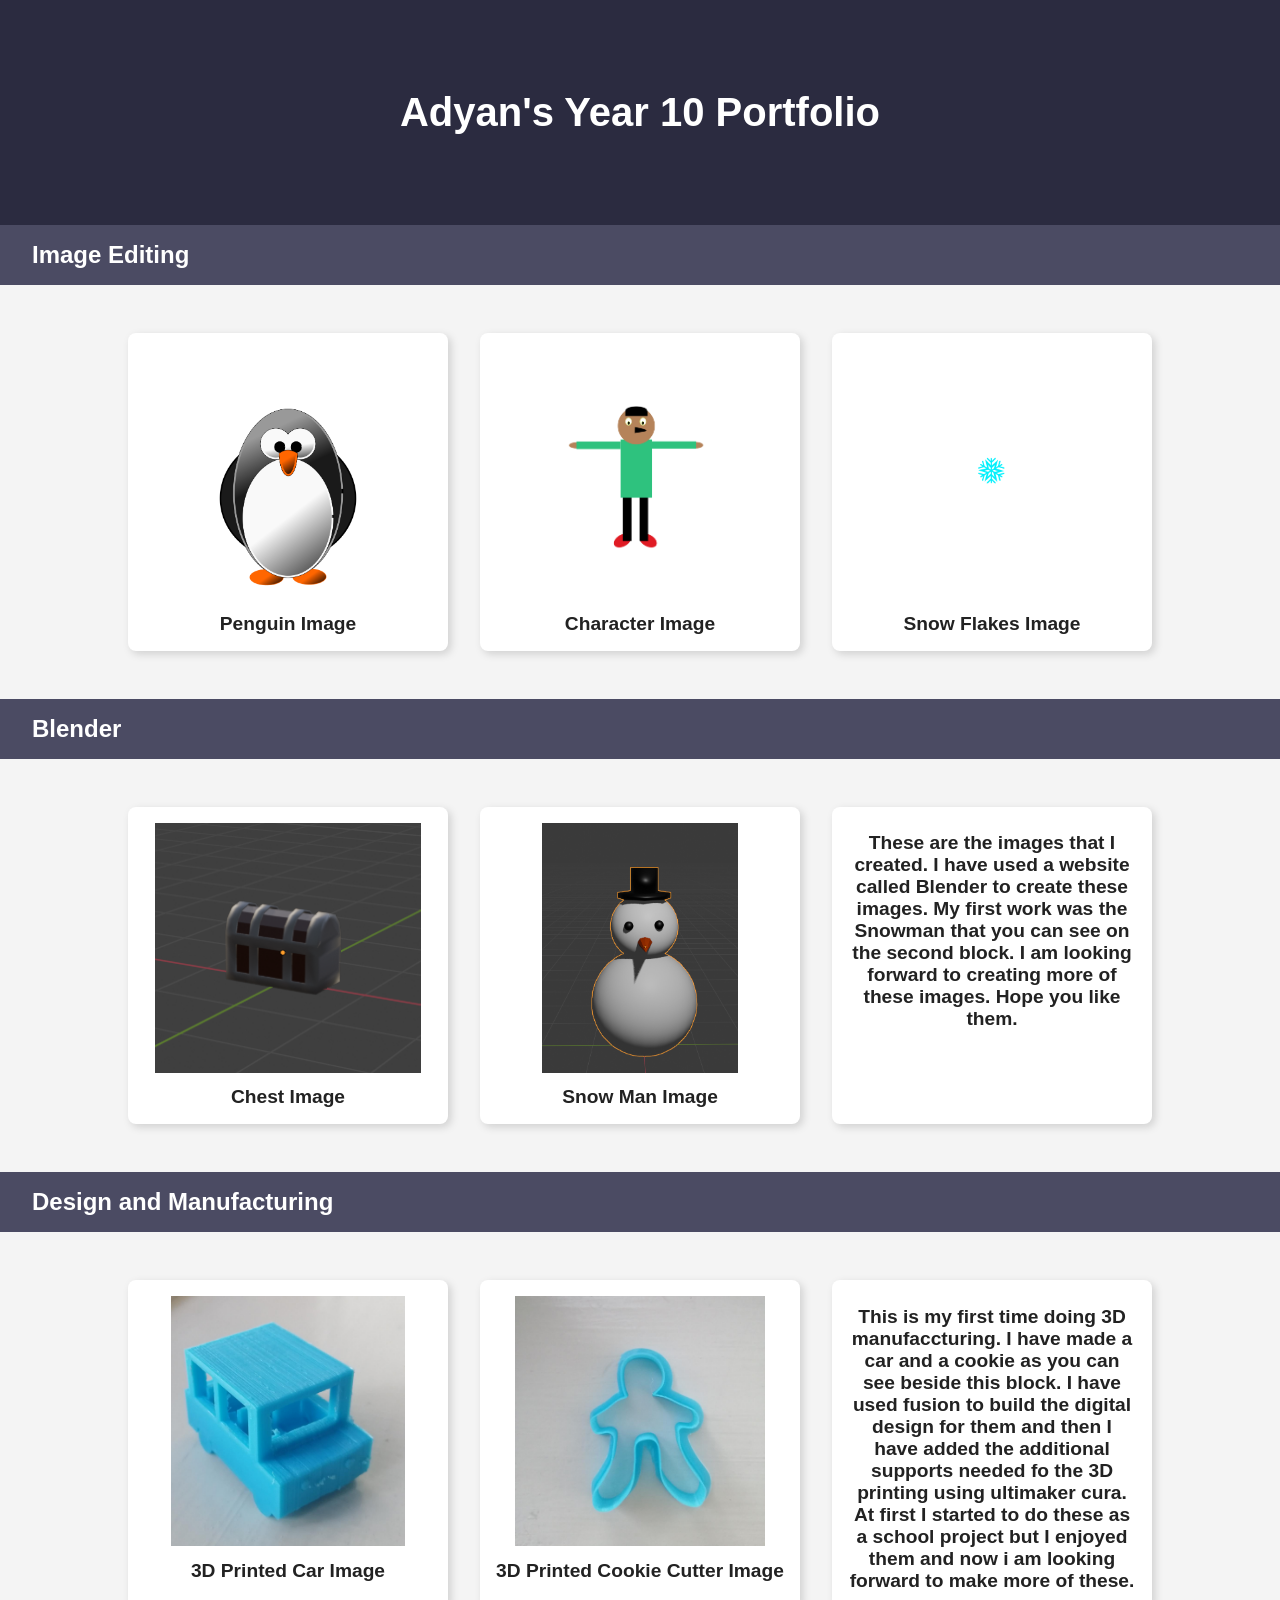
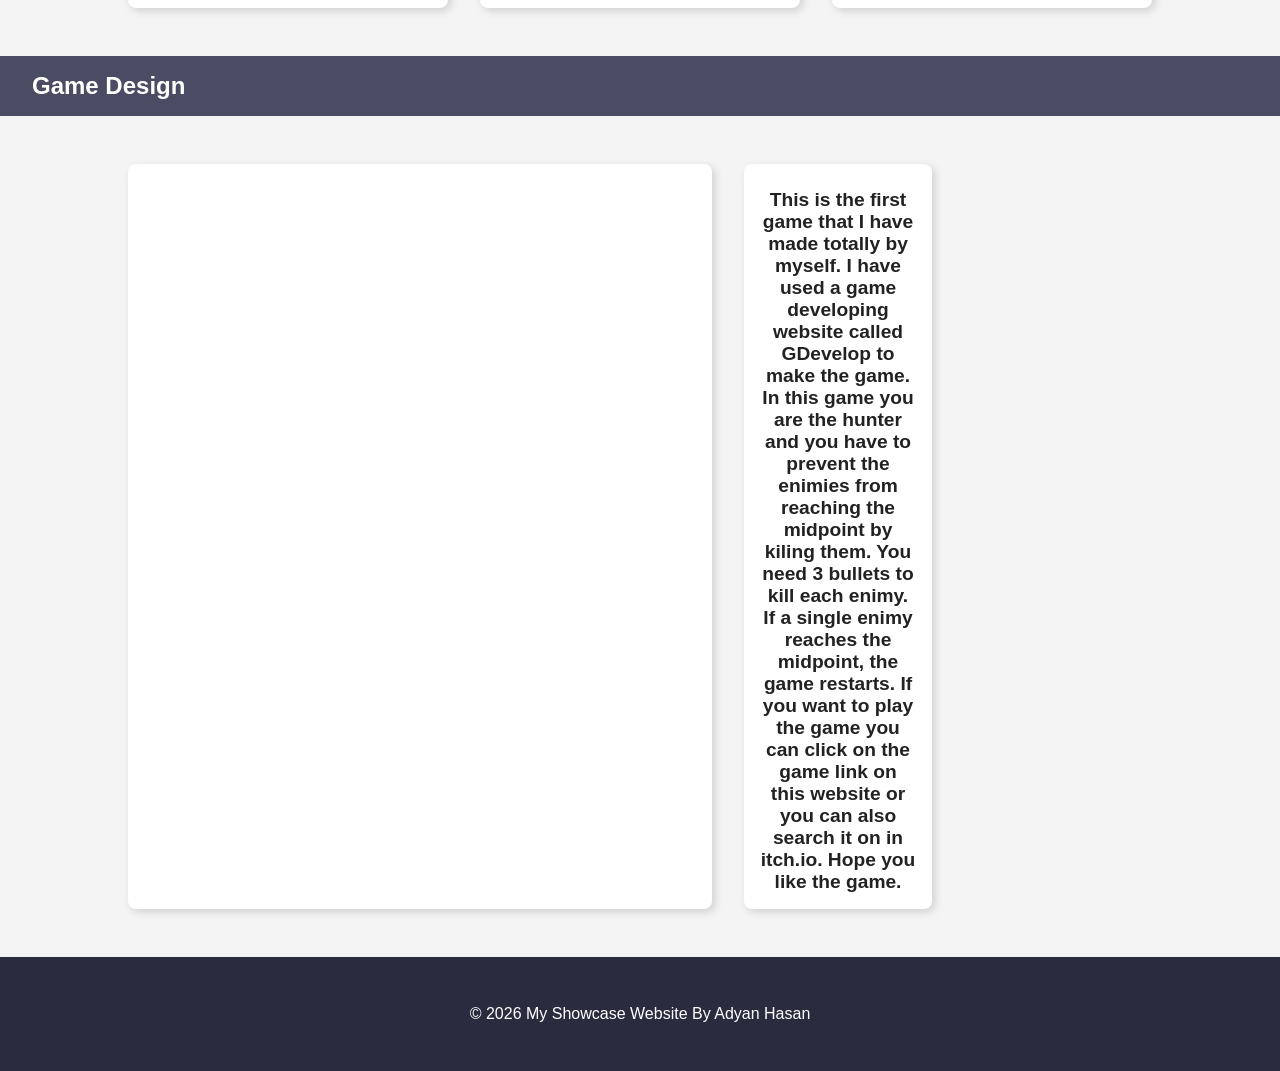
<file: index.html>
<!DOCTYPE html>
<html lang="en">

<head>
    <meta charset="UTF-8">
    <meta name="viewport" content="width=device-width, initial-scale=1.0">
    <link rel="stylesheet" href="style.css">
    <title>My Showcase Website</title>
</head>

<body>

    <!-- The Hero Section -------------------------------------------------------------------------------------- -->
    <section class="hero">
        <div class="hero-text">Adyan's Year 10 Portfolio</div>
    </section>

<!-- Image Editing -->
<section class="topic">
    <div class="topic-title">
        <h1>Image Editing</h1>
    </div>

    <div class="topic-content">
        <div class="topic-card">
            <img src="images/Penguin.png" alt="Penguin Image">
            <h2 class="topic-card-text">Penguin Image</h2>
        </div>

        <div class="topic-card">
            <img src="images/Character.png" alt="Character Image">
            <h2 class="topic-card-text">Character Image</h2>
        </div>

        <div class="topic-card">
            <img src="images/Snow flakes.png" alt="Snow Flakes Image">
            <h2 class="topic-card-text">Snow Flakes Image</h2>
        </div>
    </div>
</section>


<!-- Blender -->
<section class="topic">
    <div class="topic-title">
        <h1>Blender</h1>
    </div>

    <div class="topic-content">
        <div class="topic-card">
            <img src="images/Chest.png" alt="Chest Image">
            <h2 class="topic-card-text">Chest Image</h2>
        </div>

        <div class="topic-card">
            <img src="images/Snowman.png" alt="Snowman Image">
            <h2 class="topic-card-text">Snow Man Image</h2>
        </div>

        <div class="topic-card">
            <h2 class="topic-card-text">These are the images that I created. I have used a website called Blender to create these images. My first work was the Snowman that you can see on the second block. I am looking forward to creating more of these images. Hope you like them.</h2>
        </div>
    </div>
</section>


<!-- Design and Manufacturing -->
<section class="topic">
    <div class="topic-title">
        <h1>Design and Manufacturing</h1>
    </div>

    <div class="topic-content">
        <div class="topic-card">
            <img src="images/Car.png" alt="3D Printed Car">
            <h2 class="topic-card-text">3D Printed Car Image</h2>
        </div>

        <div class="topic-card">
            <img src="images/Cookie Cutter.png" alt="3D Printed Cookie Cutter">
            <h2 class="topic-card-text">3D Printed Cookie Cutter Image</h2>
        </div>
        
        <div class="topic-card">
            <h2 class="topic-card-text">This is my first time doing 3D manufaccturing. I have made a car and a cookie as you can see beside this block. I have used fusion to build the digital design for them and then I have added the additional supports needed fo the 3D printing using ultimaker cura. At first I started to do these as a school project but I enjoyed them and now i am looking forward to make more of these.</h2>
        </div>
    </div>
</section>

<!-- Game Design -->
<section class="topic">
    <div class="topic-title">
        <h1>Game Design</h1>
    </div>

    <div class="topic-content">
        <div class="topic-card">
            <iframe 
                frameborder="0" 
                src="https://itch.io/embed/4966766" 
                width="552" 
                height="167">
                <a href="https://adyan-hasan.itch.io/wave-defence">
                    Wave Defense by Adyan_Hasan
                </a>
            </iframe>
        </div>
        
        <div class="topic-card">
            <h2 class="topic-card-text">This is the first game that I have made totally by myself. I have used a game developing website called GDevelop to make the game. In this game you are the hunter and you have to prevent the  enimies from reaching the midpoint by kiling them. You need 3 bullets to kill each enimy. If a single enimy reaches the midpoint, the game restarts. If you want to play the game you can click on the game link on this website or you can also search it on in itch.io. Hope you like the game. </h2>
        </div>
    </div>
</section>    

    <!-- A Simple Website Footer ------------------------------------------------------------------------------ -->
    <footer class="footer">
        <p>&copy; 2026 My Showcase Website By Adyan Hasan</p>
    </footer>

</body>
</html>
</file>
<file: style.css>
/* A simple css reset */
body,
html {
    margin: 0;
    padding: 0;
    height: 100%;
    font-family: Arial, sans-serif;
    box-sizing: border-box;
    background-color: #f4f4f4;
    color: #222;
}

/* This forces the child sections to sit side-by-side */
.container {
  display: flex;
  width: 100%;
}

/* This forces both blocks to share the width equally */
.topic {
  flex: 1;
}

/* reset for images to ensure they are 100% of the parent container width */
/* Update this block in your CSS */
img {
    width: 100%;
    height: 250px;       /* Forces every image to take up the exact same vertical space */
    object-fit: contain; /* Prevents stretching and preserves original image shapes */
    border-radius: 0.3em;
}


/* The hero section styling */
.hero {
    background-color: #2b2b40;
    height: 25vh;
    display: flex;
    justify-content: center;
    align-items: center;
    color: white;
    text-align: center;
    padding: 0 1em;
}

/* BIG text styling for the hero section text */
.hero-text {
    font-size: 2.5em;
    font-weight: bold;
}

/* nice big font on a banner style background */
.topic-title{
    color: white;
    font-size: 2em;
    padding: 0.5em 1em;
    background-color: #4b4b63;
    text-align: left;
}

/* Three column grid that collapses on smaller screens */
.topic-content{
    display: grid;
    grid-template-columns: repeat(3, 1fr);
    gap: 2em;
    width: 80%;
    margin: 3em auto;
}

@media (max-width: 800px){
    .topic-content{
        grid-template-columns: repeat(2, 1fr);
    }
}

@media (max-width: 500px){
    .topic-content{
        grid-template-columns: 1fr;
        width: 90%;
    }
    .hero-text{
        font-size: 1.6em;
    }
}

/* Styling for the individual topic cards */
.topic-card{
    background-color: white;
    color: #222;
    padding: 1em;
    border-radius: 0.5em;
    box-shadow: 3px 3px 8px rgba(0, 0, 0, 0.15);
}

/* Styling for the topic card titles */
.topic-card-text{
    font-size: 1.2em;
    margin: 0.5em 0 0;
    text-align: center;
}

/* Styling for a footer section to take a bit of space at the bottom of the page */
.footer{
    background-color: #2b2b40;
    color: white;
    text-align: center;
    padding: 2em;
}

.about-me {
    background-image: url("images/background.png");
    background-size: cover;
    background-repeat: no-repeat;
    background-position: center;
}

.about-link {
    color: white;
    text-decoration: none;
    font-size: 1.2em;
}

.about-link:hover {
    color: lightgray;
}
/* Fix text scale hierarchy */
.hero-text {
    font-size: 2.5rem !important;
}

.topic-title h1 {
    font-size: 1.5rem !important;
    margin: 0;
}
</file>
